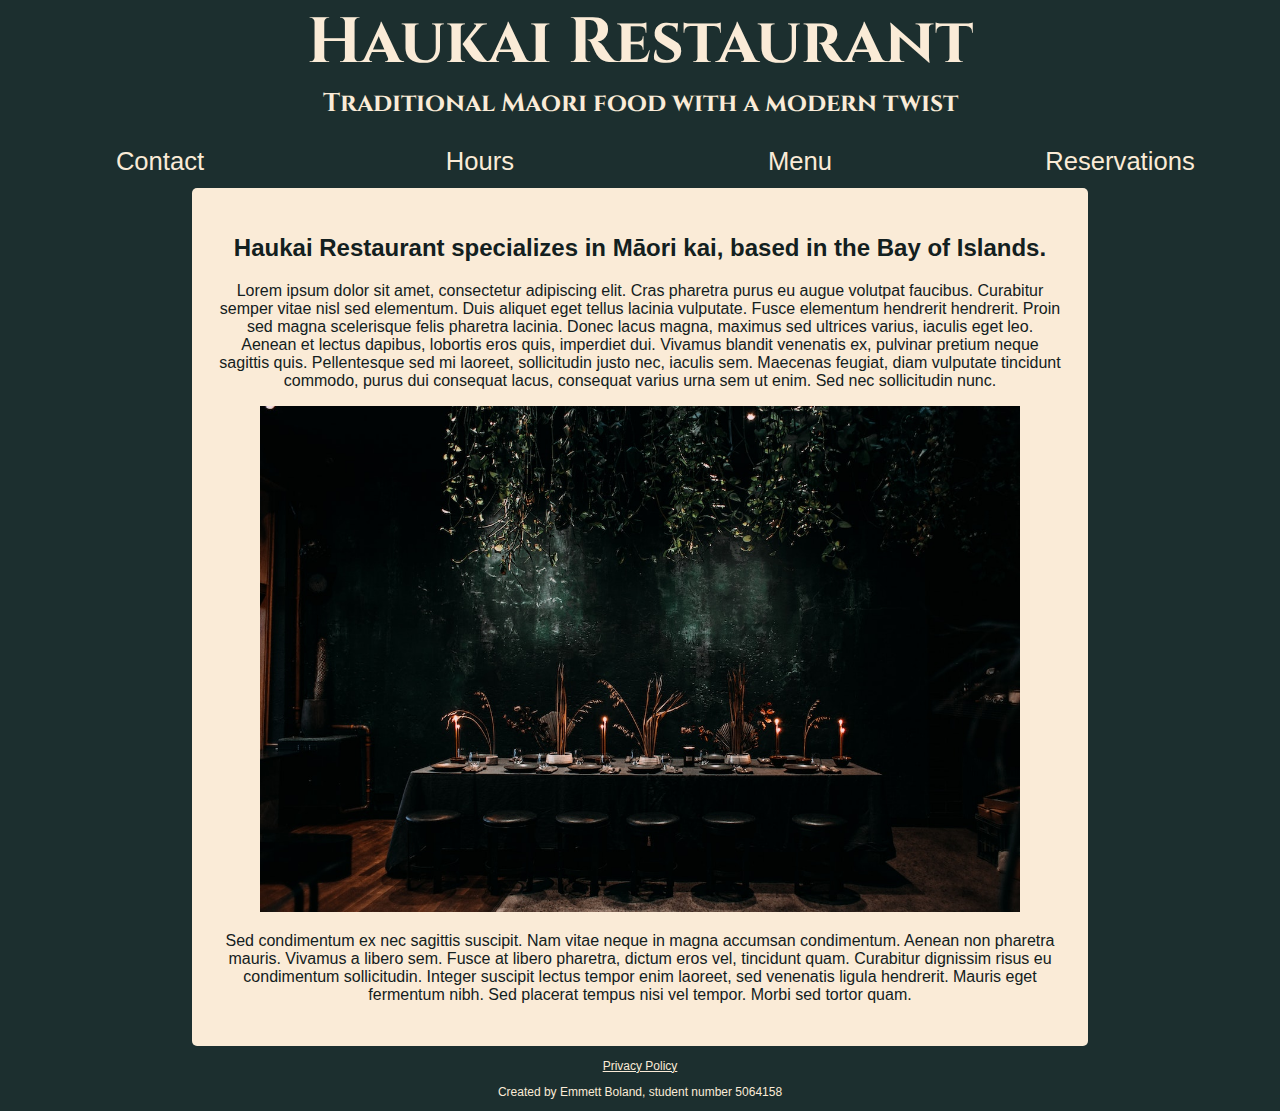
<file: index.html>
<!DOCTYPE html>
<html lang="en-NZ">
<head>
    <meta charset="utf-8">
    <meta name="viewport" content="width=device-width, initial-scale=1.0">
    <title>Welcome to Haukai Restaurant</title>
    <link rel="stylesheet" href="css/default.css">
    <link rel="stylesheet" href="https://fonts.googleapis.com/css?family=Cinzel|Open+Sans">
    <meta name="google-site-verification" content="TJ5WAVCn7Ry5Eu6OAwqmlsKKnwdJUs5AEaDjNtjE7V8" />
    
</head> 
<body>
    <header class="header">
        <a href="index.html"><h1>Haukai Restaurant</h1></a>
        <h4>Traditional Maori food with a modern twist</h4>


    </header>
    <nav class="nav">
        <a href="contact/contact.html">Contact</a>
        <a href="hours/hours.html">Hours</a>
        <a href="menu/menu.html">Menu</a>
        <a href="reservations/reservations.html">Reservations</a>


    </nav>
    <main class="main">
        <div class="row">
            <div class="columnNarrow">
                <!-- empty div to pad left of screen -->
            </div>
            <div class="columnWide">
                <!-- Content area -->
                <h2>Haukai Restaurant specializes in Māori kai, based in the Bay of Islands.</h2>
                <p>Lorem ipsum dolor sit amet, consectetur adipiscing elit. Cras pharetra purus eu augue volutpat faucibus. 
                    Curabitur semper vitae nisl sed elementum. Duis aliquet eget tellus lacinia vulputate. 
                    Fusce elementum hendrerit hendrerit. Proin sed magna scelerisque felis pharetra lacinia. 
                    Donec lacus magna, maximus sed ultrices varius, iaculis eget leo. Aenean et lectus dapibus, 
                    lobortis eros quis, imperdiet dui. Vivamus blandit venenatis ex, pulvinar pretium neque sagittis quis. 
                    Pellentesque sed mi laoreet, sollicitudin justo nec, iaculis sem. Maecenas feugiat, diam vulputate tincidunt commodo, 
                    purus dui consequat lacus, consequat varius urna sem ut enim. Sed nec sollicitudin nunc.</p>

                <picture>
                    <source srcset="images/interior-narrow.jpg" media="(max-width: 600px)">
                    <img src="images/interior-wide.jpg" alt="Interior shot of the dining room" width="90%">
                  </picture>
                  <p>Sed condimentum ex nec sagittis suscipit. Nam vitae neque in magna accumsan condimentum. 
                    Aenean non pharetra mauris. Vivamus a libero sem. Fusce at libero pharetra, dictum eros vel, tincidunt quam. 
                    Curabitur dignissim risus eu condimentum sollicitudin. Integer suscipit lectus tempor enim laoreet, sed venenatis ligula hendrerit. 
                    Mauris eget fermentum nibh. Sed placerat tempus nisi vel tempor. Morbi sed tortor quam.</p>
            </div>
            <div class="columnNarrow">
                <!-- empty div to pad right of screen -->
            </div>
        </div>
        


    </main>
    <footer class="footer">
        <a href="privacy/privacy.html">Privacy Policy</a>
        <p>Created by Emmett Boland, student number 5064158</p>


    </footer>
    
</body>
</html>
</file>
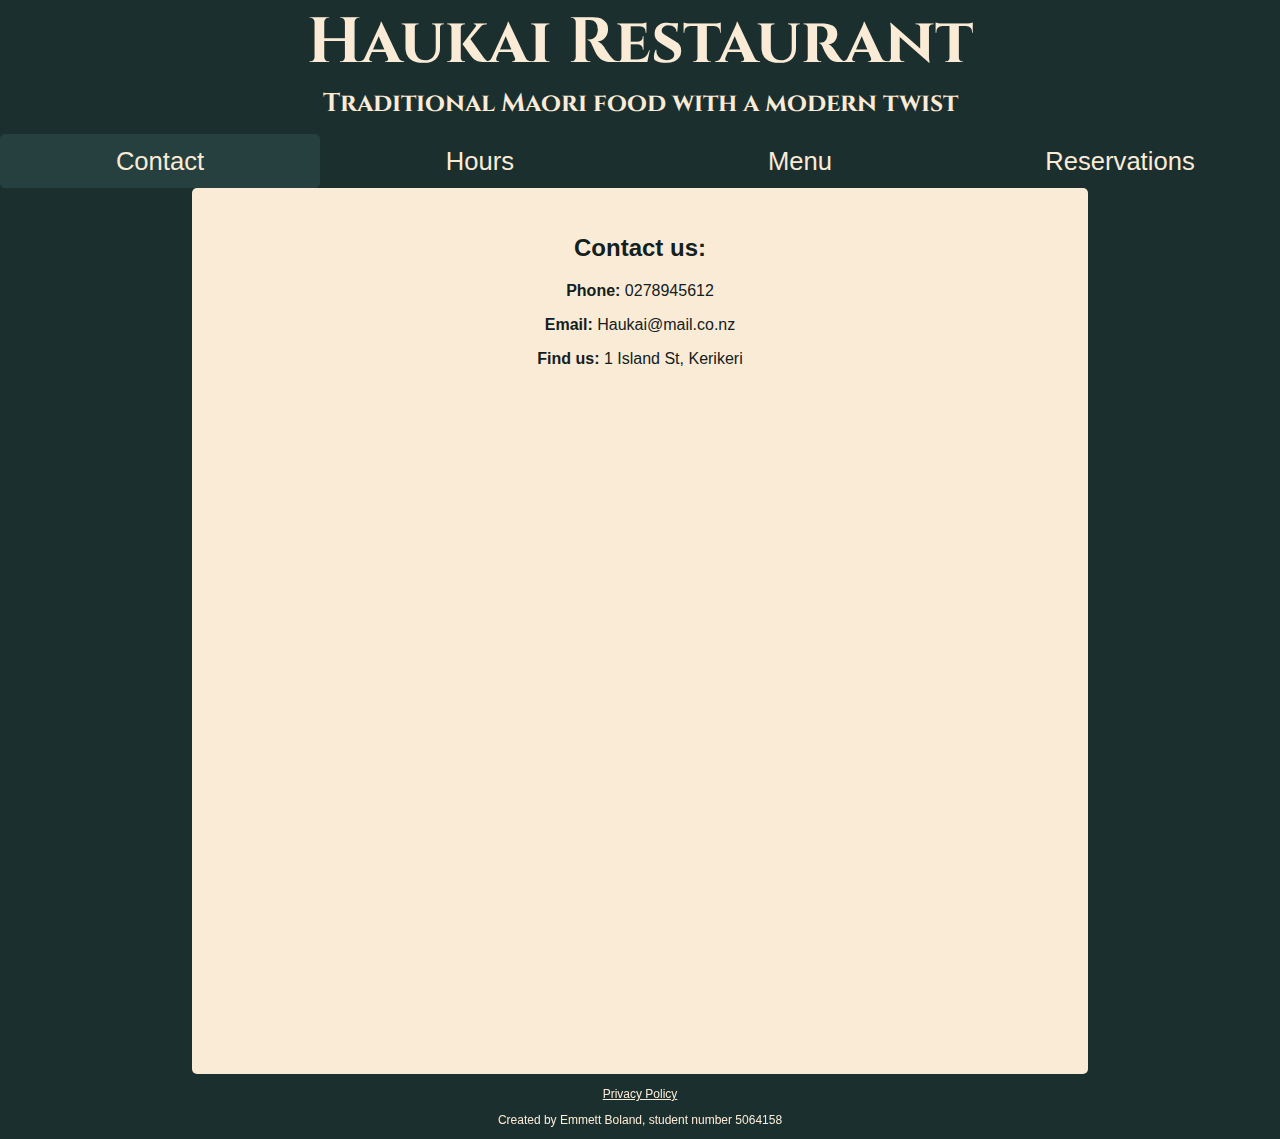
<file: contact/contact.html>
<!DOCTYPE html>
<html lang="en-NZ">
<head>
    <meta charset="utf-8">
    <meta name="viewport" content="width=device-width, initial-scale=1.0">
    <title>Contact Us</title>
    <link rel="stylesheet" href="../css/default.css">
    <link rel="stylesheet" href="https://fonts.googleapis.com/css?family=Cinzel|Open+Sans">
    
</head>
<body>
    <header class="header">
        <a href="../index.html"><h1>Haukai Restaurant</h1></a>
        <h4>Traditional Maori food with a modern twist</h4>


    </header>
    <nav class="nav">
        <a href="../contact/contact.html" class="current">Contact</a>
        <a href="../hours/hours.html">Hours</a>
        <a href="../menu/menu.html">Menu</a>
        <a href="../reservations/reservations.html">Reservations</a>


    </nav>
    <main class="main">
        <div class="row">
            <div class="columnNarrow">
                <!-- empty div to pad left of screen -->
            </div>
            <div class="columnWide">
                <!-- Content area -->
                <h2>Contact us:</h2>
                <p><b>Phone:</b> 0278945612</p>
                <p><b>Email:</b> Haukai@mail.co.nz</p>
                <p><b>Find us:</b> 1 Island St, Kerikeri</p>
                <div class="wrapper">
                    <iframe src="https://www.google.com/maps/embed?pb=!1m14!1m8!1m3!1d26055.56974632307!2d174.1002157!3d-35.2824634!3m2!1i1024!2i768!4f13.1!3m3!1m2!1s0x6d0bb76f05800a6d%3A0x912328fde4819391!2sHaukai%20Restaurant!5e0!3m2!1sen!2snz!4v1660267037037!5m2!1sen!2snz" 
                    width="100%" height="600" style="border:0;" allowfullscreen="" loading="lazy" referrerpolicy="no-referrer-when-downgrade"></iframe>
                </div>
            </div>
            <div class="columnNarrow">
                <!-- empty div to pad right of screen -->
            </div>
        </div>
        


    </main>
    <footer class="footer">
        <a href="../privacy/privacy.html">Privacy Policy</a>
        <p>Created by Emmett Boland, student number 5064158</p>


    </footer>
    
</body>
</html>
</file>
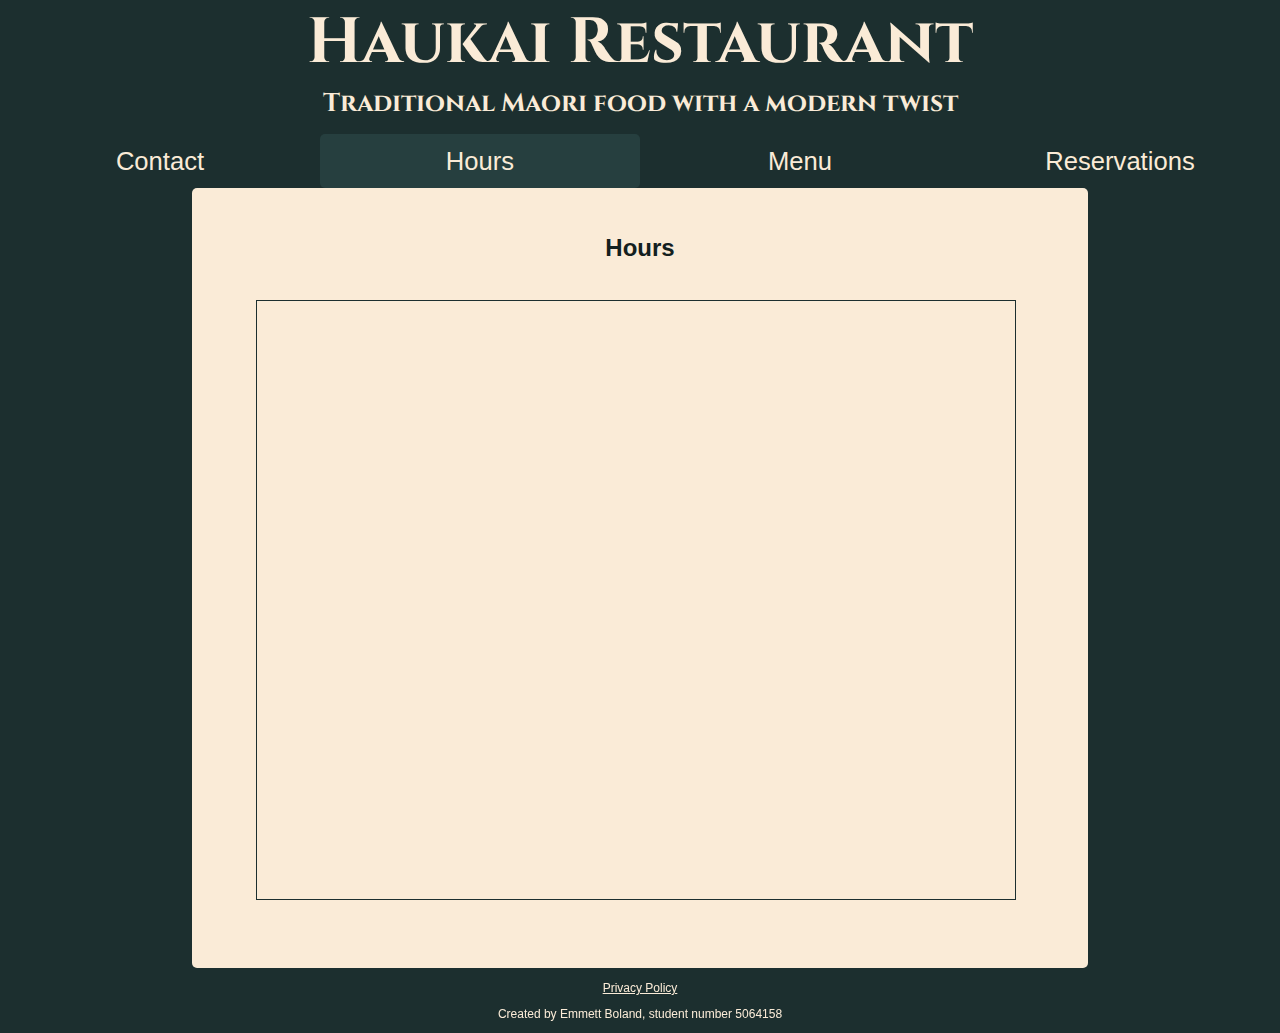
<file: hours/hours.html>
<!DOCTYPE html>
<html lang="en-NZ">
<head>
    <meta charset="utf-8">
    <meta name="viewport" content="width=device-width, initial-scale=1.0">
    <title>Restaurant Hours</title>
    <link rel="stylesheet" href="../css/default.css">
    <link rel="stylesheet" href="https://fonts.googleapis.com/css?family=Cinzel|Open+Sans">
    
</head>
<body>
    <header class="header">
        <a href="../index.html"><h1>Haukai Restaurant</h1></a>
        <h4>Traditional Maori food with a modern twist</h4>


    </header>
    <nav class="nav">
        <a href="../contact/contact.html">Contact</a>
        <a href="../hours/hours.html" class="current">Hours</a>
        <a href="../menu/menu.html">Menu</a>
        <a href="../reservations/reservations.html">Reservations</a>


    </nav>
    <main class="main">
        <div class="row">
            <div class="columnNarrow">
                <!-- empty div to pad left of screen -->
            </div>
            <div class="columnWide">
                <!-- Content area -->
                <h2>Hours</h2>
                <div class="wrapper">
                    <iframe src="https://calendar.google.com/calendar/embed?height=600&wkst=1&bgcolor=%23009688&ctz=Pacific%2FAuckland&showTitle=0&showTz=0&showCalendars=0&showTabs=0&showPrint=0&src=ZW4ubmV3X3plYWxhbmQjaG9saWRheUBncm91cC52LmNhbGVuZGFyLmdvb2dsZS5jb20&color=%237986CB" 
                    style="border:solid 1px #1c2f2f" width="100%" height="600" frameborder="0" scrolling="no"></iframe>
                </div>
            </div>
            <div class="columnNarrow">
                <!-- empty div to pad right of screen -->
            </div>
        </div>
        


    </main>
    <footer class="footer">
        <a href="../privacy/privacy.html">Privacy Policy</a>
        <p>Created by Emmett Boland, student number 5064158</p>


    </footer>
    
</body>
</html>
</file>
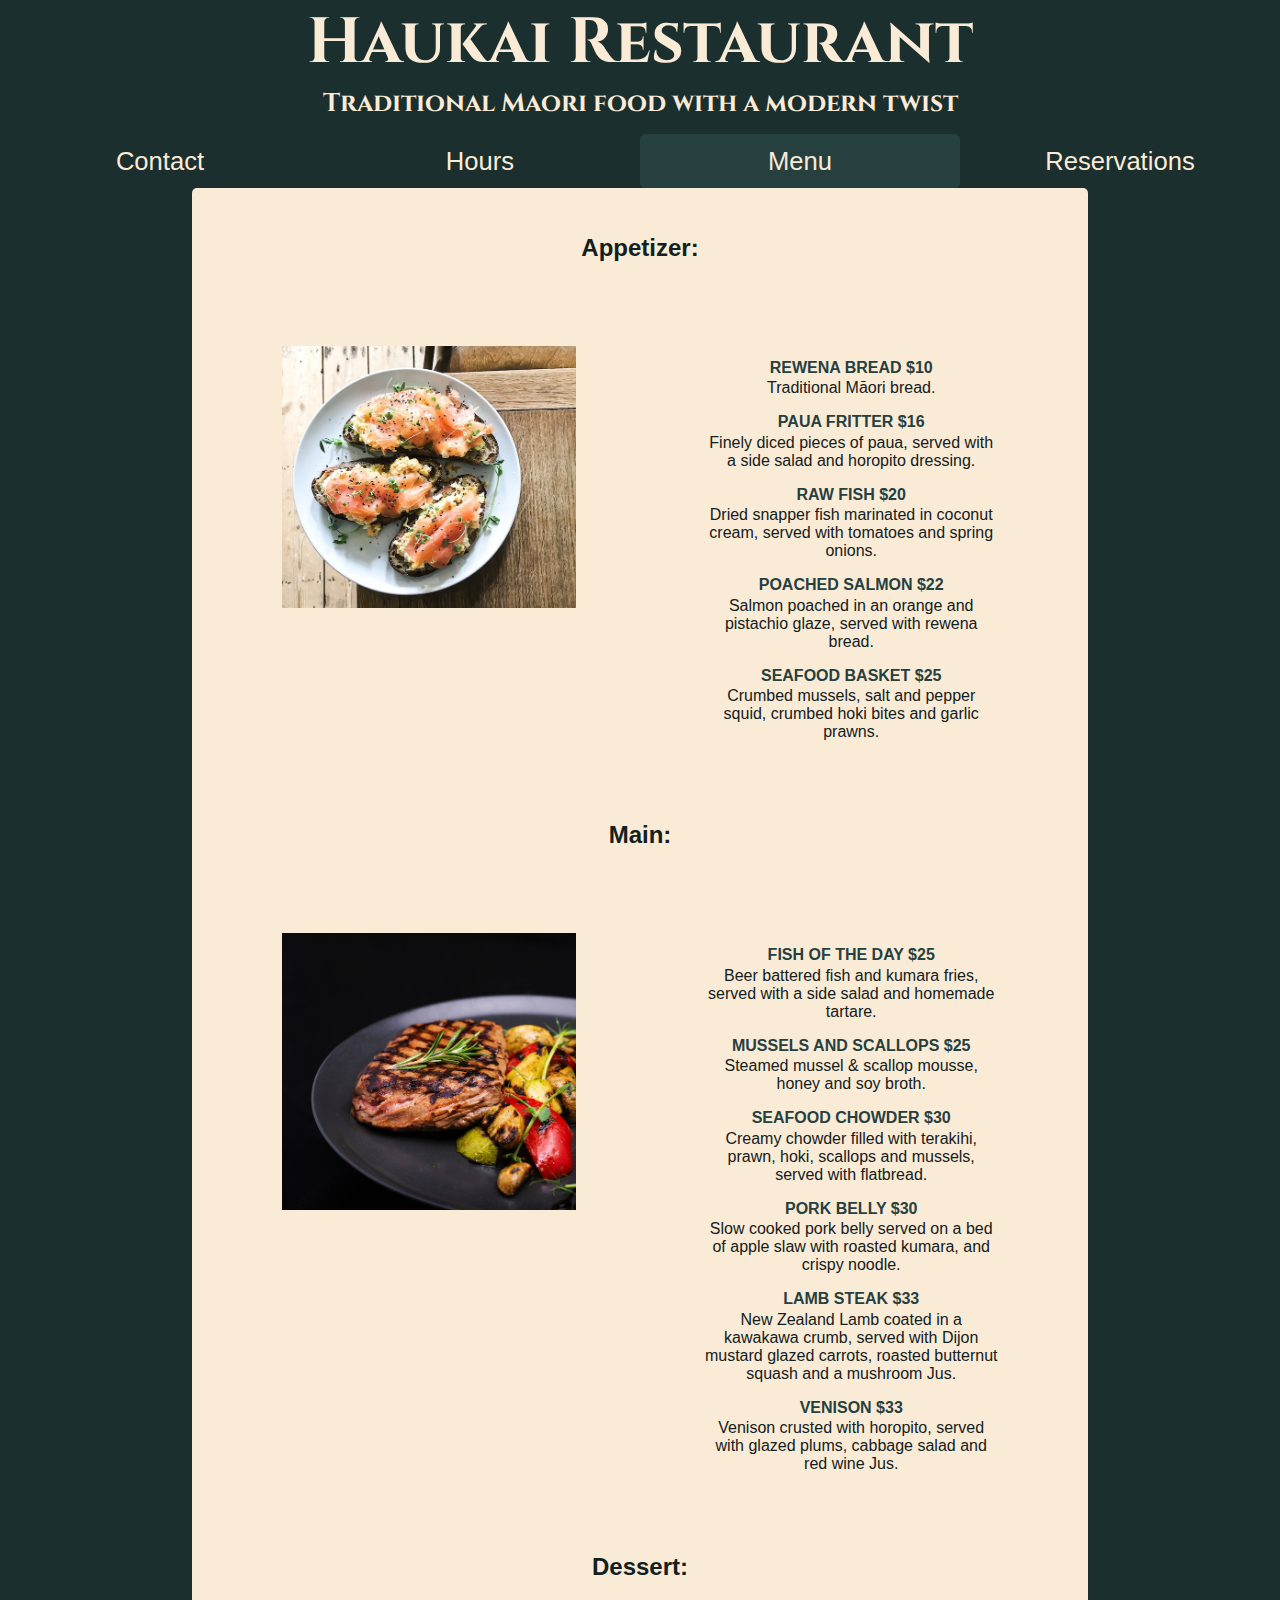
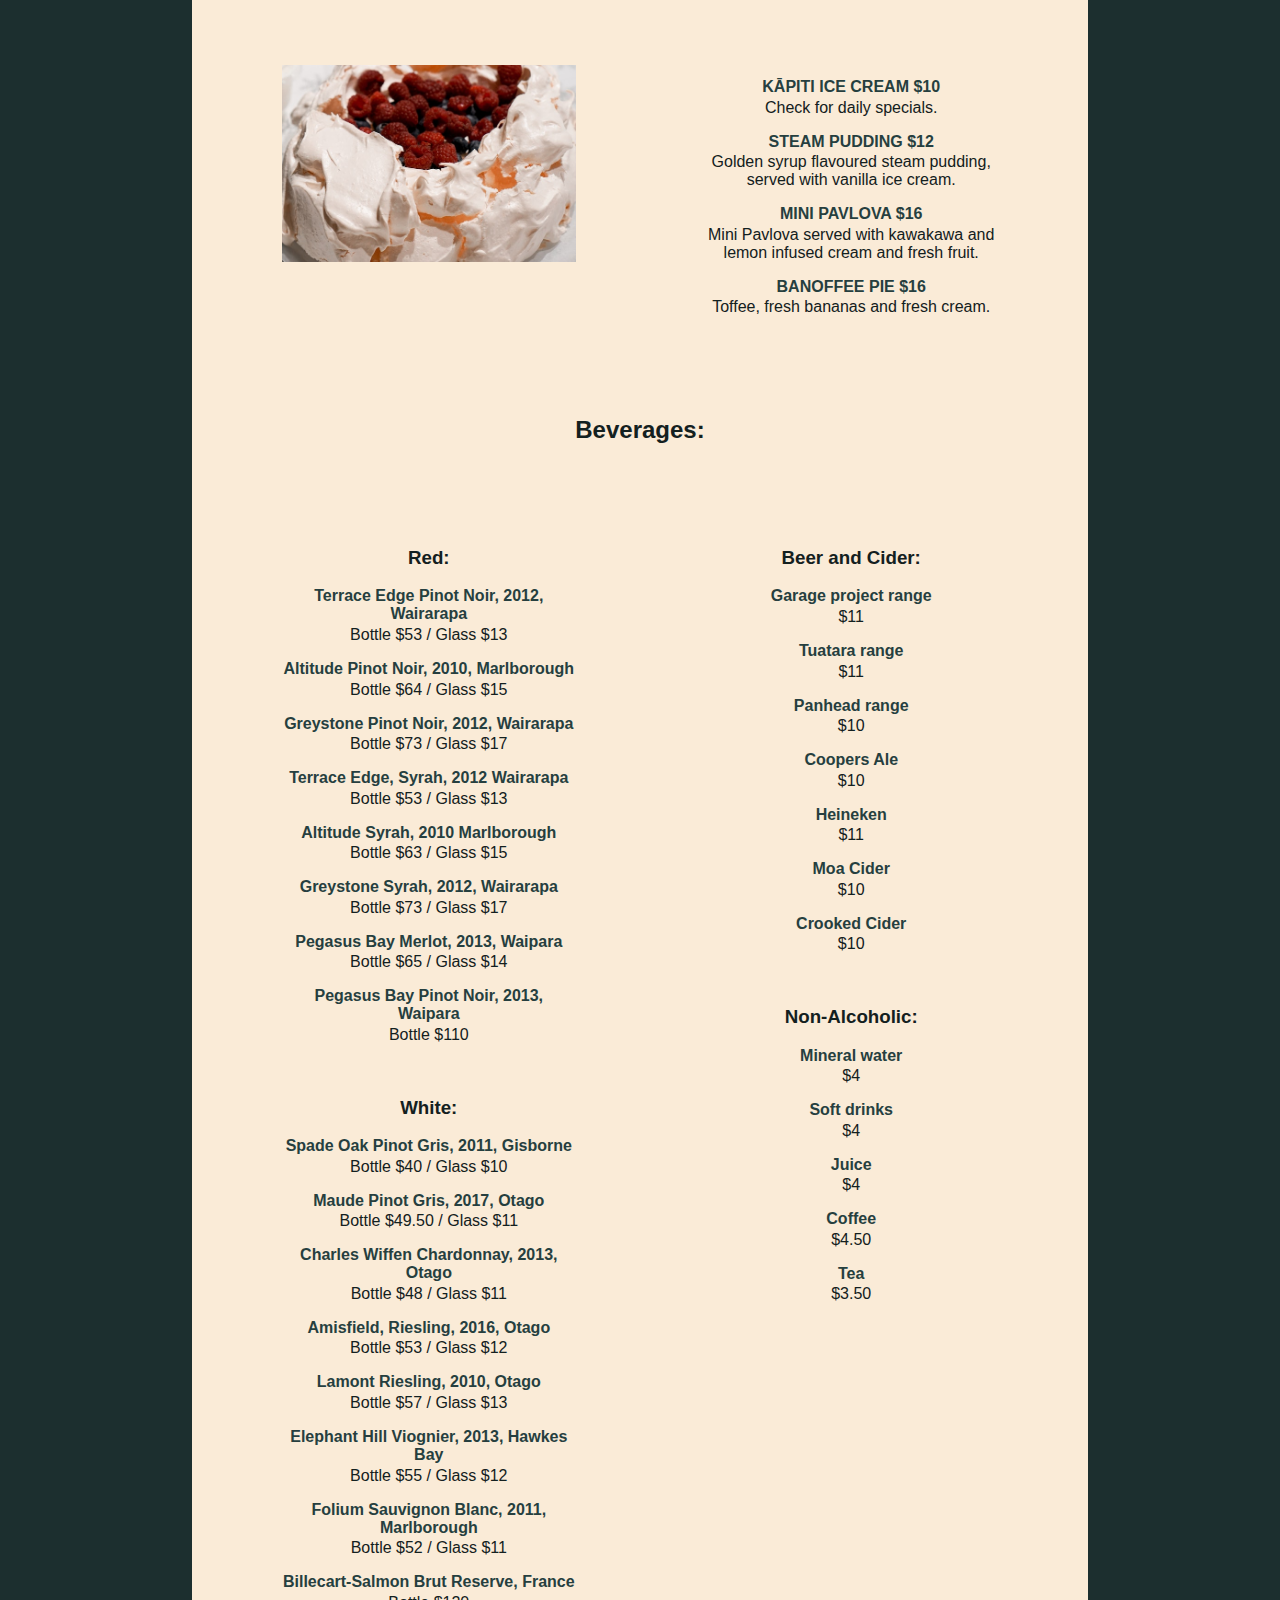
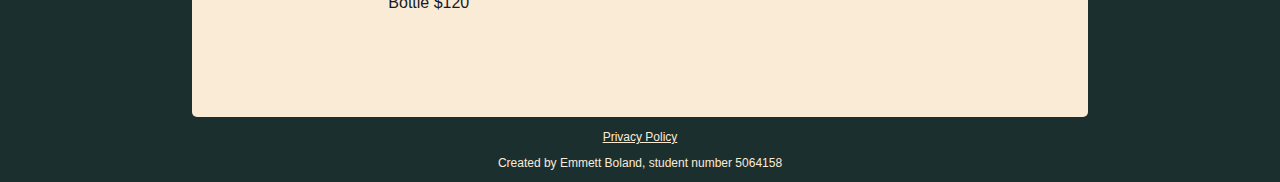
<file: menu/menu.html>
<!DOCTYPE html>
<html lang="en-NZ">
<head>
    <meta charset="utf-8">
    <meta name="viewport" content="width=device-width, initial-scale=1.0">
    <title>Menu</title>
    <link rel="stylesheet" href="../css/default.css">
    <link rel="stylesheet" href="https://fonts.googleapis.com/css?family=Cinzel|Open+Sans">
    
</head>
<body>
    <header class="header">
        <a href="../index.html"><h1>Haukai Restaurant</h1></a>
        <h4>Traditional Maori food with a modern twist</h4>


    </header>
    <nav class="nav">
        <a href="../contact/contact.html">Contact</a>
        <a href="../hours/hours.html">Hours</a>
        <a href="../menu/menu.html" class="current">Menu</a>
        <a href="../reservations/reservations.html">Reservations</a>


    </nav>
    <main class="main">
        <div class="row">
            <div class="columnNarrow">
                <!-- empty div to pad left of screen -->
            </div>
            <div class="columnWide">
                <!-- Content area -->
                <h2>Appetizer:</h2>
                <div class="column50">
                    <img src="../images/poached-salmon.jpg" alt="Poached Salmon" width="100%">
                </div>
                <div class="column50">
                    <h4 class="menu-title">REWENA BREAD $10</h4>
                    <p class="menu-details">Traditional Māori bread.</p>
                    <h4 class="menu-title">PAUA FRITTER $16</h4>
                    <p class="menu-details">Finely diced pieces of paua, served with a side salad and horopito dressing.</p>
                    <h4 class="menu-title">RAW FISH $20</h4>
                    <p class="menu-details">Dried snapper fish marinated in coconut cream, served with tomatoes and spring onions.</p>
                    <h4 class="menu-title">POACHED SALMON $22</h4>
                    <p class="menu-details">Salmon poached in an orange and pistachio glaze, served with rewena bread.</p>
                    <h4 class="menu-title">SEAFOOD BASKET $25</h4>
                    <p class="menu-details">Crumbed mussels, salt and pepper squid, crumbed hoki bites and garlic prawns.</p>
                </div>
                <h2>Main:</h2>
                <div class="column50">
                    <img src="../images/lamb-steak.jpg" alt="Lamb Steak" width="100%">
                </div>
                <div class="column50">
                    <h4 class="menu-title">FISH OF THE DAY $25</h4>
                    <p class="menu-details">Beer battered fish and kumara fries, served with a side salad and homemade tartare.</p>
                    <h4 class="menu-title">MUSSELS AND SCALLOPS $25</h4>
                    <p class="menu-details">Steamed mussel & scallop mousse, honey and soy broth.</p>
                    <h4 class="menu-title">SEAFOOD CHOWDER $30</h4>
                    <p class="menu-details">Creamy chowder filled with terakihi, prawn, hoki, scallops and mussels, served with flatbread.</p>
                    <h4 class="menu-title">PORK BELLY $30</h4>
                    <p class="menu-details">Slow cooked pork belly served on a bed of apple slaw with roasted kumara, and crispy noodle.</p>
                    <h4 class="menu-title">LAMB STEAK $33</h4>
                    <p class="menu-details">New Zealand Lamb coated in a kawakawa crumb, served with Dijon mustard glazed carrots, roasted butternut
                        squash and a mushroom Jus.</p>
                        <h4 class="menu-title">VENISON $33</h4>
                    <p class="menu-details">Venison crusted with horopito, served with glazed plums, cabbage salad and red wine Jus.</p>
                </div>
                <h2>Dessert:</h2>
                <div class="column50">
                    <img src="../images/pavlova.jpg" alt="Pavlova" width="100%">
                </div>
                <div class="column50">
                    <h4 class="menu-title">KĀPITI ICE CREAM $10</h4>
                    <p class="menu-details">Check for daily specials.</p>
                    <h4 class="menu-title">STEAM PUDDING $12 </h4>
                    <p class="menu-details">Golden syrup flavoured steam pudding, served with vanilla ice cream.</p>
                    <h4 class="menu-title">MINI PAVLOVA $16 </h4>
                    <p class="menu-details">Mini Pavlova served with kawakawa and lemon infused cream and fresh fruit.</p>
                    <h4 class="menu-title">BANOFFEE PIE $16</h4>
                    <p class="menu-details">Toffee, fresh bananas and fresh cream. </p>
                </div>
                <div class="row"></div>
            <h2>Beverages:</h2>
            <div class="column50">
                <h3>Red:</h3>
                <h4 class="menu-title">Terrace Edge Pinot Noir, 2012, Wairarapa</h4>
                <p class="menu-details">Bottle $53 / Glass $13</p>
                <h4 class="menu-title">Altitude Pinot Noir, 2010, Marlborough</h4>
                <p class="menu-details">Bottle $64 / Glass $15</p>
                <h4 class="menu-title">Greystone Pinot Noir, 2012, Wairarapa</h4>
                <p class="menu-details">Bottle $73 / Glass $17</p>
                <h4 class="menu-title">Terrace Edge, Syrah, 2012 Wairarapa</h4>
                <p class="menu-details">Bottle $53 / Glass $13</p>
                <h4 class="menu-title">Altitude Syrah, 2010 Marlborough</h4>
                <p class="menu-details">Bottle $63 / Glass $15</p>
                <h4 class="menu-title">Greystone Syrah, 2012, Wairarapa</h4>
                <p class="menu-details">Bottle $73 / Glass $17</p>
                <h4 class="menu-title">Pegasus Bay Merlot, 2013, Waipara</h4>
                <p class="menu-details">Bottle $65 / Glass $14</p>
                <h4 class="menu-title">Pegasus Bay Pinot Noir, 2013, Waipara</h4>
                <p class="menu-details">Bottle $110</p>
                <br>
                <h3>White:</h3>
                <h4 class="menu-title">Spade Oak Pinot Gris, 2011, Gisborne</h4>
                <p class="menu-details">Bottle $40 / Glass $10</p>
                <h4 class="menu-title">Maude Pinot Gris, 2017, Otago</h4>
                <p class="menu-details">Bottle $49.50 / Glass $11</p>
                <h4 class="menu-title">Charles Wiffen Chardonnay, 2013, Otago</h4>
                <p class="menu-details">Bottle $48 / Glass $11</p>
                <h4 class="menu-title">Amisfield, Riesling, 2016, Otago</h4>
                <p class="menu-details">Bottle $53 / Glass $12</p>
                <h4 class="menu-title">Lamont Riesling, 2010, Otago</h4>
                <p class="menu-details">Bottle $57 / Glass $13</p>
                <h4 class="menu-title">Elephant Hill Viognier, 2013, Hawkes Bay</h4>
                <p class="menu-details">Bottle $55 / Glass $12</p>
                <h4 class="menu-title">Folium Sauvignon Blanc, 2011, Marlborough</h4>
                <p class="menu-details">Bottle $52 / Glass $11</p>
                <h4 class="menu-title">Billecart-Salmon Brut Reserve, France</h4>
                <p class="menu-details">Bottle $120</p>
            </div>
            <div class="column50">
                <h3>Beer and Cider:</h3>
                <h4 class="menu-title">Garage project range</h4>
                <p class="menu-details">$11</p>
                <h4 class="menu-title">Tuatara range</h4>
                <p class="menu-details">$11</p>
                <h4 class="menu-title">Panhead range</h4>
                <p class="menu-details">$10</p>
                <h4 class="menu-title">Coopers Ale</h4>
                <p class="menu-details">$10</p>
                <h4 class="menu-title">Heineken</h4>
                <p class="menu-details">$11</p>
                <h4 class="menu-title">Moa Cider</h4>
                <p class="menu-details">$10</p>
                <h4 class="menu-title">Crooked Cider</h4>
                <p class="menu-details">$10</p>
                <br>
                <h3>Non-Alcoholic:</h3>
                <h4 class="menu-title">Mineral water</h4>
                <p class="menu-details">$4</p>
                <h4 class="menu-title">Soft drinks</h4>
                <p class="menu-details">$4</p>
                <h4 class="menu-title">Juice</h4>
                <p class="menu-details">$4</p>
                <h4 class="menu-title">Coffee</h4>
                <p class="menu-details">$4.50</p>
                <h4 class="menu-title">Tea</h4>
                <p class="menu-details">$3.50</p>
            </div>
            </div>
            <div class="columnNarrow">
                <!-- empty div to pad right of screen -->
            </div>
        </div>
    </div>
        


    </main>
    <footer class="footer">
        <a href="../privacy/privacy.html">Privacy Policy</a>
        <p>Created by Emmett Boland, student number 5064158</p>


    </footer>
    
</body>
</html>
</file>
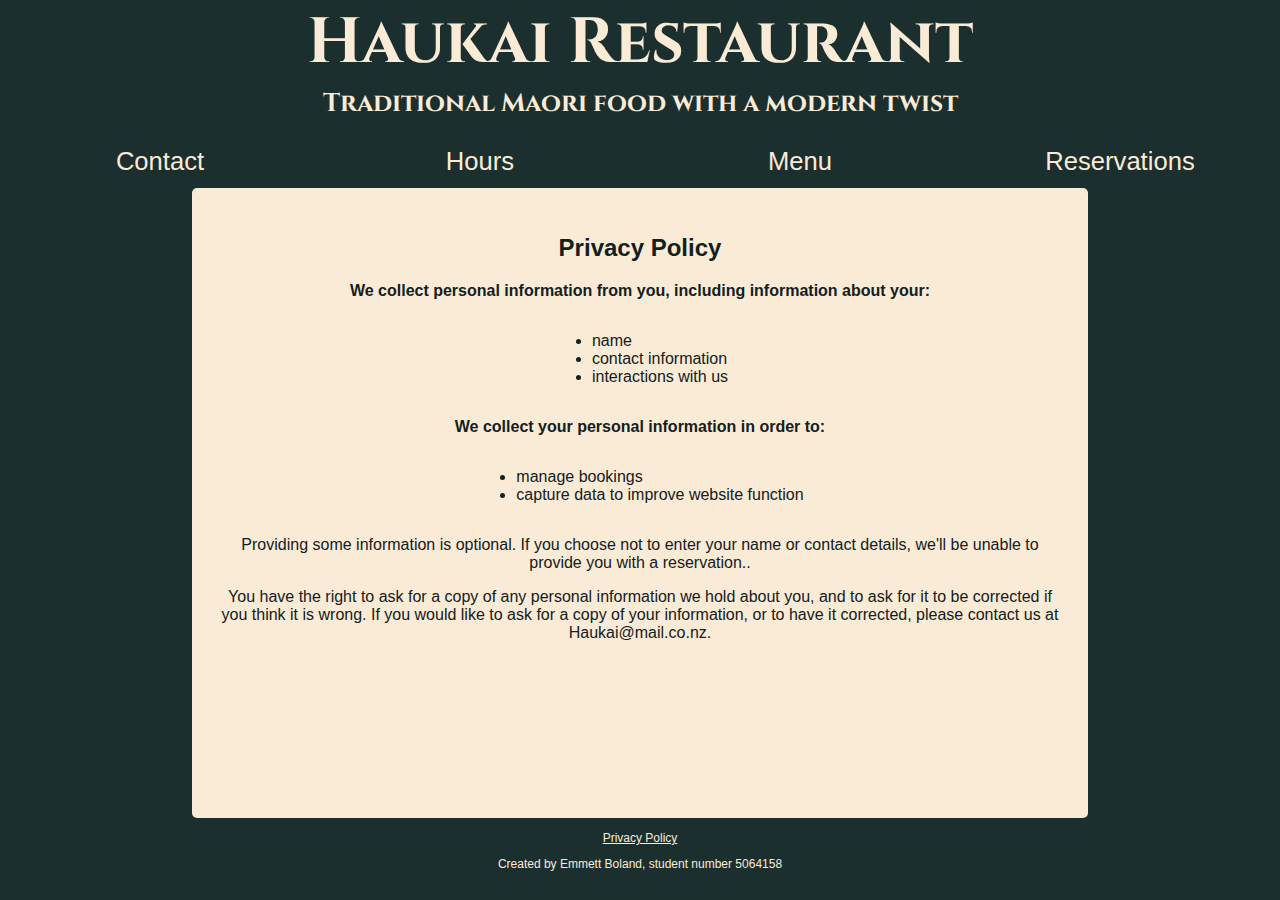
<file: privacy/privacy.html>
<!DOCTYPE html>
<html lang="en-NZ">
<head>
    <meta charset="utf-8">
    <meta name="viewport" content="width=device-width, initial-scale=1.0">
    <title>Privacy Policy</title>
    <link rel="stylesheet" href="../css/default.css">
    <link rel="stylesheet" href="https://fonts.googleapis.com/css?family=Cinzel|Open+Sans">
    
</head>
<body>
    <header class="header">
        <a href="../index.html"><h1>Haukai Restaurant</h1></a>
        <h4>Traditional Maori food with a modern twist</h4>


    </header>
    <nav class="nav">
        <a href="../contact/contact.html">Contact</a>
        <a href="../hours/hours.html">Hours</a>
        <a href="../menu/menu.html">Menu</a>
        <a href="../reservations/reservations.html">Reservations</a>


    </nav>
    <main class="main">
        <div class="row">
            <div class="columnNarrow">
                <!-- empty div to pad left of screen -->
            </div>
            <div class="columnWide">
                <!-- Content area -->
                <h2>Privacy Policy</h2>
                <p><b>We collect personal information from you, including information about your:</b></p>
                <ul class="list">
                <li>name</li>
                <li>contact information</li>
                <li>interactions with us</li>
                </ul>
                <p><b>We collect your personal information in order to:</b></p>
                <ul class="list">
                <li>manage bookings</li>
                <li>capture data to improve website function</li>
                </ul>
                <p>Providing some information is optional. If you choose not to enter your name or contact details, we'll be unable to provide you with a reservation..</p>
                <p>You have the right to ask for a copy of any personal information we hold about you, and to ask for it to be corrected if you think it is wrong. 
                    If you would like to ask for a copy of your information, or to have it corrected, please contact us at Haukai@mail.co.nz.</p>
            </div>
            <div class="columnNarrow">
                <!-- empty div to pad right of screen -->
            </div>
        </div>
        


    </main>
    <footer class="footer">
        <a href="../privacy/privacy.html">Privacy Policy</a>
        <p>Created by Emmett Boland, student number 5064158</p>


    </footer>
    
</body>
</html>
</file>
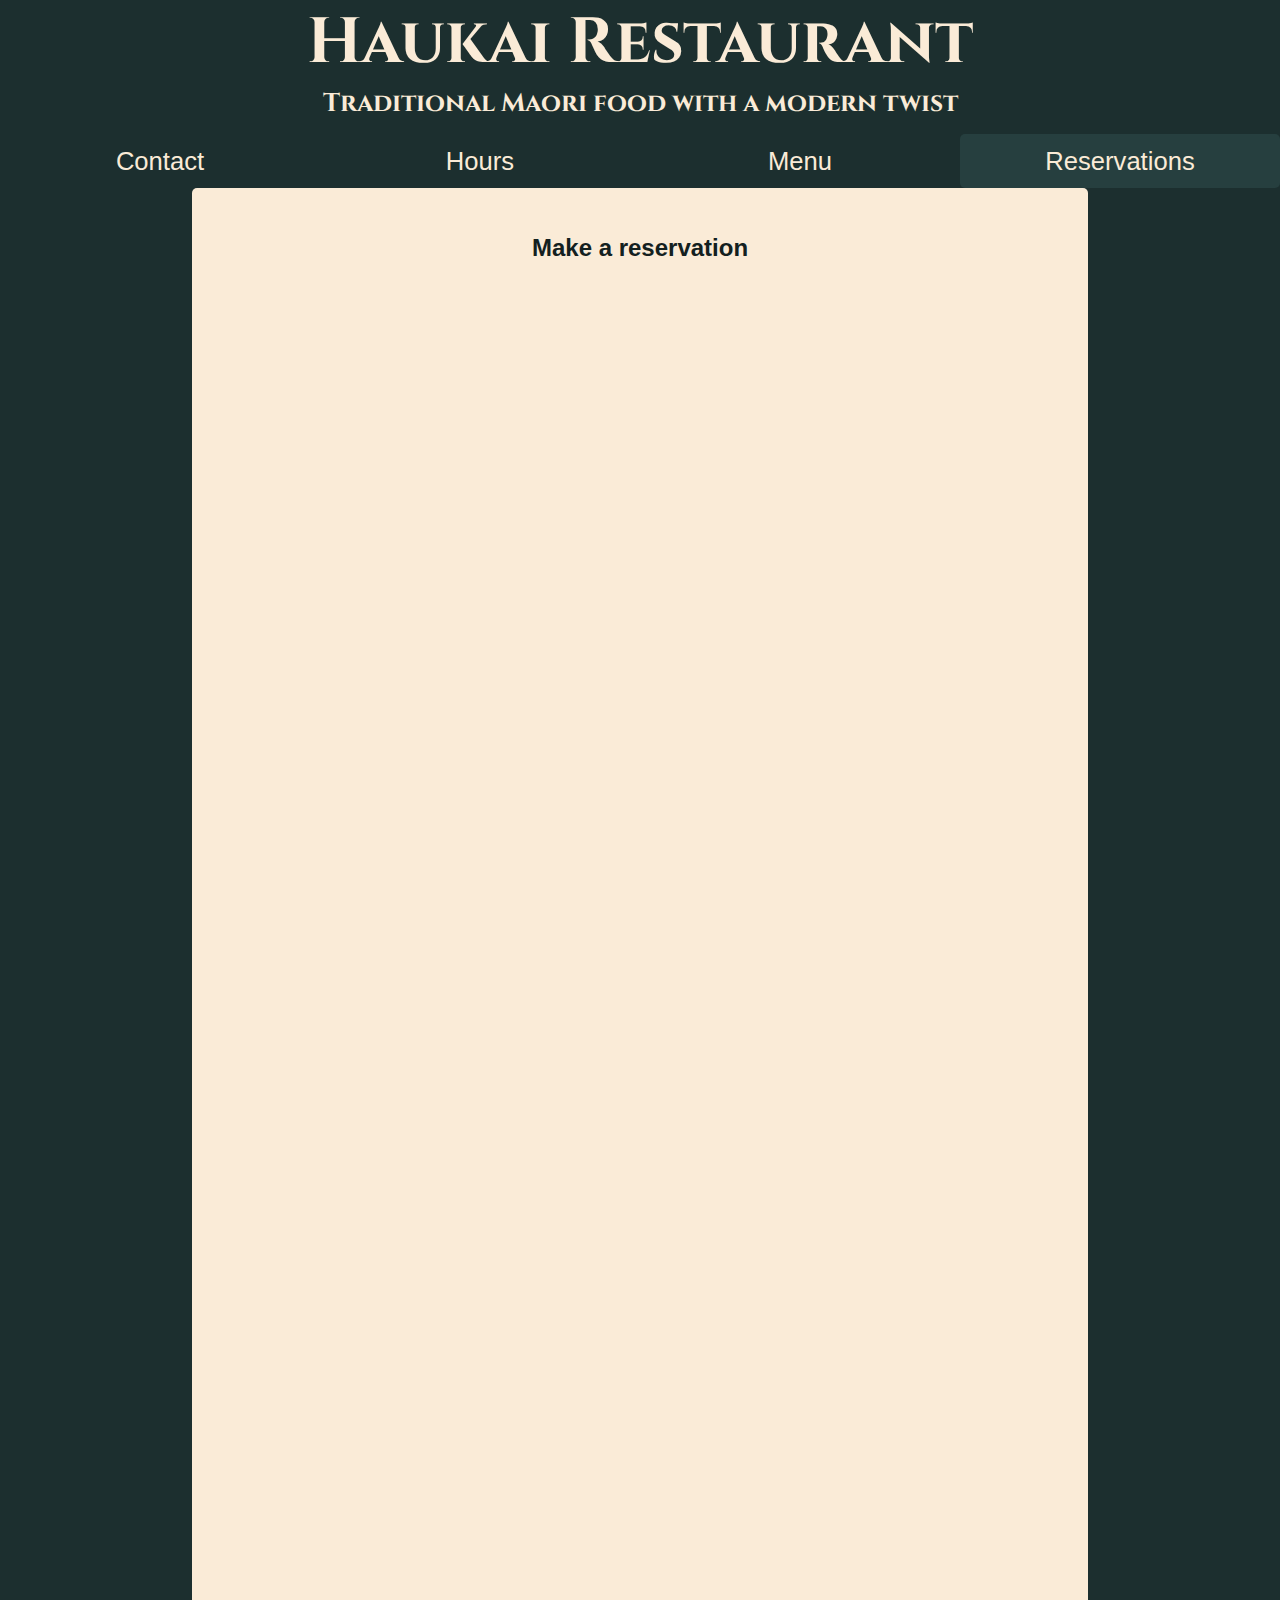
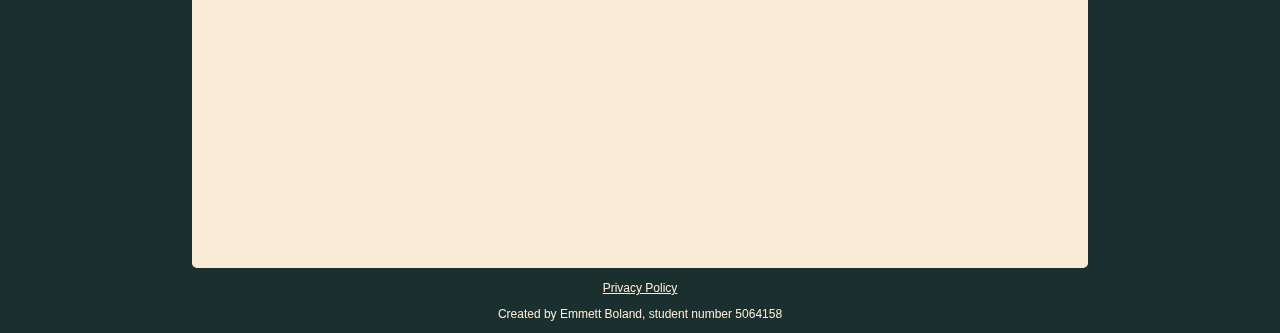
<file: reservations/reservations.html>
<!DOCTYPE html>
<html lang="en-NZ">
<head>
    <meta charset="utf-8">
    <meta name="viewport" content="width=device-width, initial-scale=1.0">
    <title>Reservations</title>
    <link rel="stylesheet" href="../css/default.css">
    <link rel="stylesheet" href="https://fonts.googleapis.com/css?family=Cinzel|Open+Sans">
    
</head>
<body>
    <header class="header">
        <a href="../index.html"><h1>Haukai Restaurant</h1></a>
        <h4>Traditional Maori food with a modern twist</h4>


    </header>
    <nav class="nav">
        <a href="../contact/contact.html">Contact</a>
        <a href="../hours/hours.html">Hours</a>
        <a href="../menu/menu.html">Menu</a>
        <a href="../reservations/reservations.html" class="current">Reservations</a>


    </nav>
    <main class="main">
        <div class="row">
            <div class="columnNarrow">
                <!-- empty div to pad left of screen -->
            </div>
            <div class="columnWide">
                <!-- Content area -->
                <h2>Make a reservation</h2>
                <div class="wrapper">
                <iframe src="https://docs.google.com/forms/d/e/1FAIpQLSdz0uLtYlD0MjJwLA161ioEVbBZRGJiBvR1xTpmmGNJ8PhpEg/viewform?embedded=true"
                 width="100%" height="1500" frameborder="0" marginheight="0" marginwidth="0">Loading…</iframe>
            </div>
        </div>
            <div class="columnNarrow">
                <!-- empty div to pad right of screen -->
            </div>
        </div>
        


    </main>
    <footer class="footer">
        <a href="../privacy/privacy.html">Privacy Policy</a>
        <p>Created by Emmett Boland, student number 5064158</p>


    </footer>
    
</body>
</html>
</file>
<file: css/default.css>
* {
    box-sizing: border-box;
}
html, body {
    margin:0;
    padding:0;
    display: flex;
    flex-direction: column;
    background-color: #1c2f2f;
    color: antiquewhite;
    font-size: 1em;
    font-family: 'Open+Sans', sans-serif;
}
  
/* header element at top of page */
.header {
    width: 100%;
    text-align: center;
    font-family: 'Cinzel', serif;
}
/* header heading text formatting */
.header h1{
    font-size: 5vw;
    margin: 0vw;
}
.header h4 {
    font-size: 2vw;
    margin: 0vw;
    margin-bottom: 1vw;
}
.header a{
    text-decoration: none;
    color: antiquewhite;
}
/* nav bar below header */
.nav {
    overflow: hidden;
}
/* nav bar links */
.nav a {
    color: antiquewhite;
    padding-left: 2vw;
    padding-right: 2vw;
    padding-top: 1vw;
    padding-bottom: 1vw;
    font-size: 2vw;
    width: 25%;
    text-decoration: none;
    border-radius: 5px;
    text-align: center;
    float: left;
}
/* hav bar links hover behavior */
.nav a:hover {
    background-color: #213737;
}
.nav a:active {
    background-color: #263f3f;
}
.nav .current {
    background-color: #263f3f;
}



/* Main content area */
/* .main{

} */
.columnNarrow {
    width: 15%;
    float: left;
    min-height: 70vh;
    flex: 1 0 auto;
}
/* Main content area */
.columnWide {
    padding: 2vw;
    width: 70%;
    float: left;
    background-color:antiquewhite;
    color: #132020;
    border-radius: 5px;
    min-height: 70vh;
    flex: 1 0 auto;
    text-align: center;
}
.column50 {
    padding: 5vw;
    width: 50%;
    float: left;
    text-align: center;
}
.row:after {
    content: "";   
     display: table;
     clear:both;
 }
/* Wrapper for embeded content */
.wrapper {
    width: 90%;
    margin: 3vw;
}
.menu-title {
    color: #263f3f;
    margin-top: 1vw;
    margin-bottom: 0vw;
    
}
.menu-details {
    margin-top: 0.2vw;
}
.list {
    text-align: left;
    display: inline-block;
}

/* Footer element at bottom of screen */
.footer {
    width: 100%;
    display: block;
    color: antiquewhite;
    padding-top: 1vw;
    text-align: center;
    flex-shrink: 0;
    font-size: .75em;
}
.footer a {
    color: antiquewhite;
}

/* Mobile friendly changes */
@media screen and (max-width: 600px) {
    .header h1{
        font-size: 10vw;
    }
    .header h4{
        font-size: 3vw;
    }
    .nav a {
      width: 100%;
      font-size: 4vw;
    }
    .columnNarrow {
        width: 3%;
    }
    .columnWide {
        width: 94%;
        padding: 3vw;
    }
    .column50 {
        width: 100%;
    }
  }
</file>
